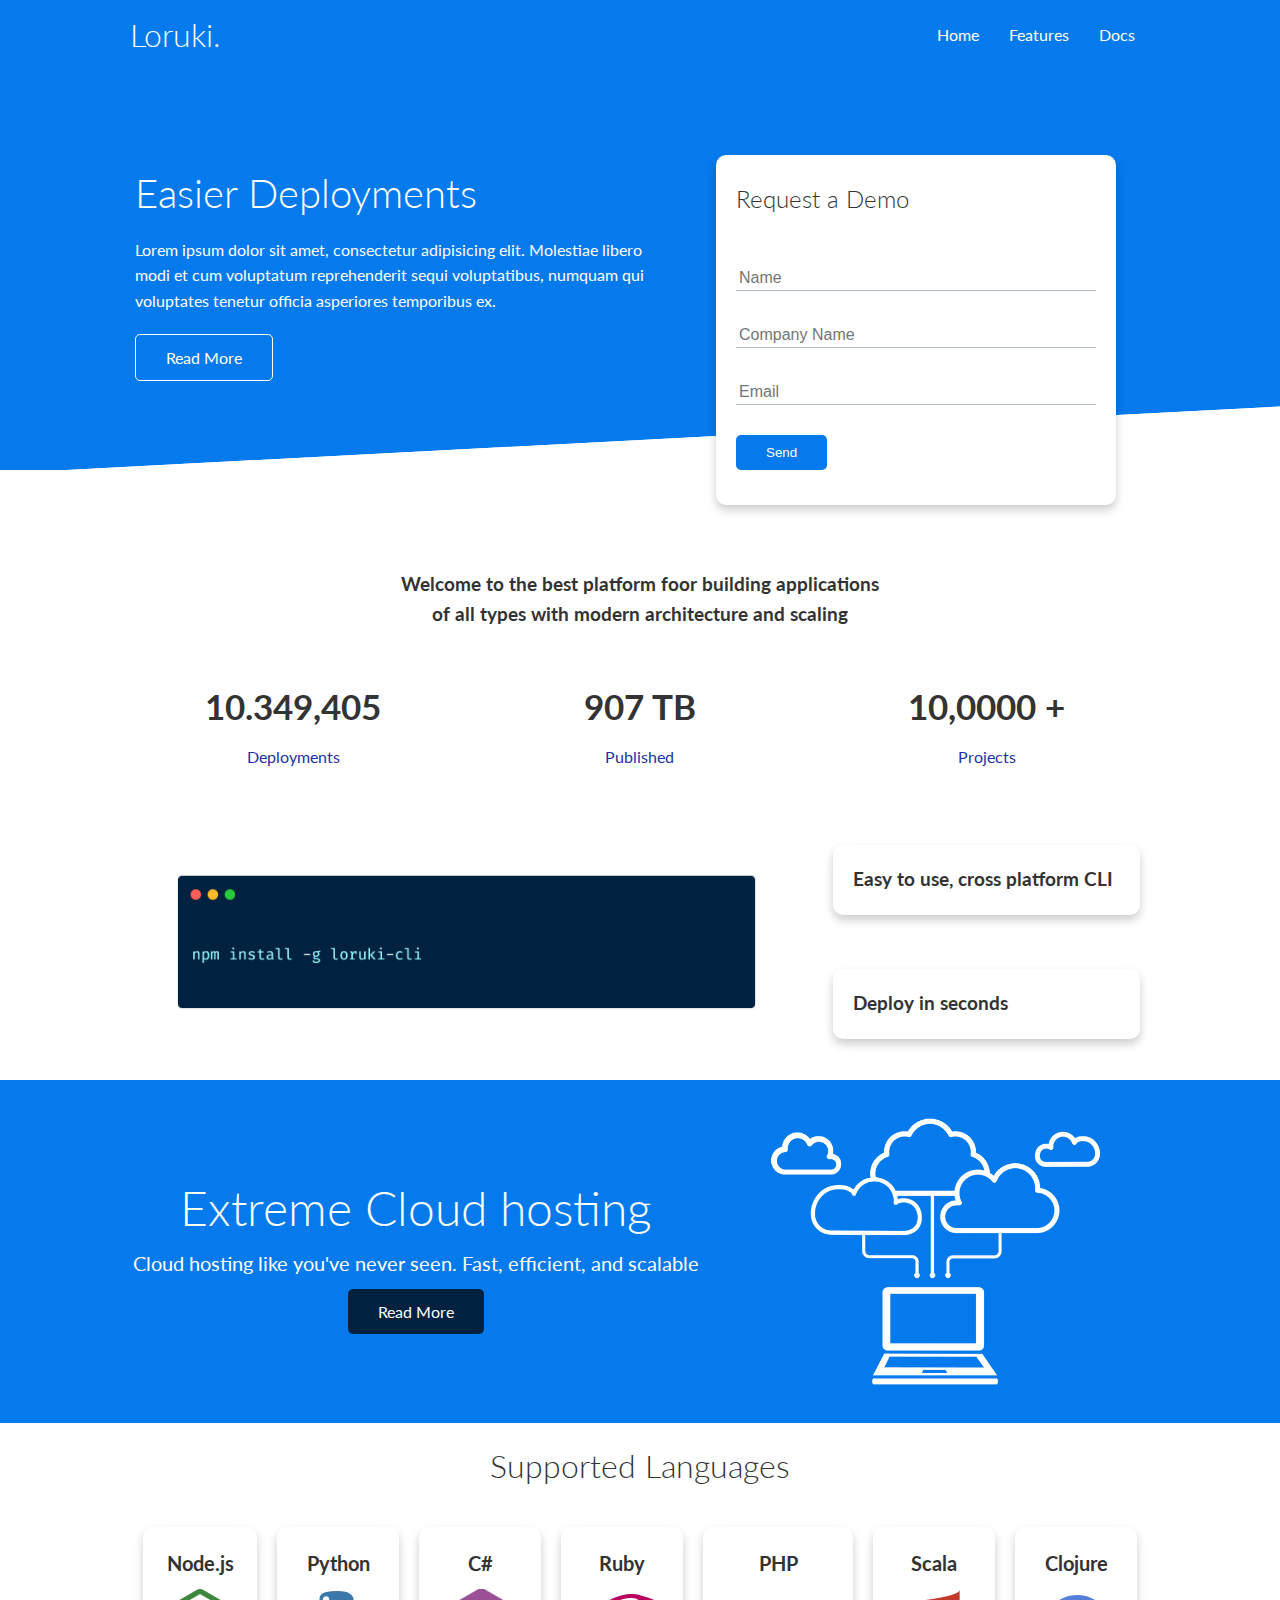
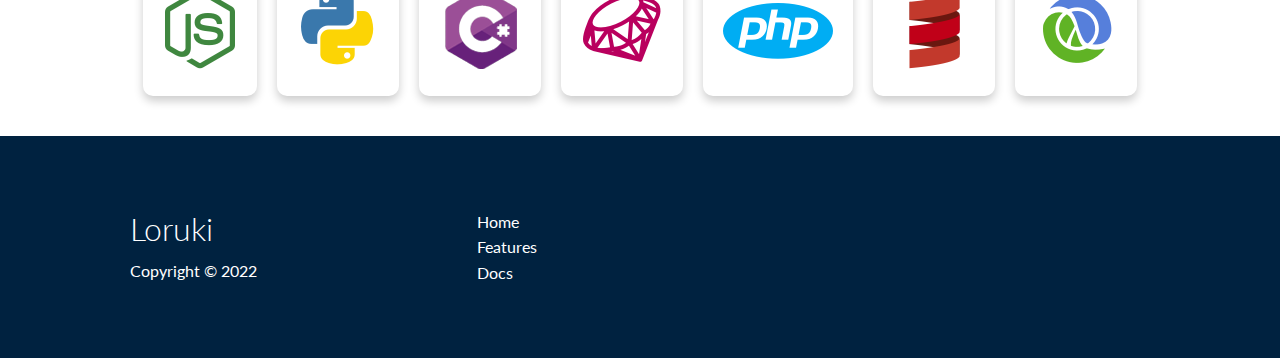
<file: index.html>
<!DOCTYPE html>
<html lang="en">
<head>
    <meta charset="UTF-8">
    <meta http-equiv="X-UA-Compatible" content="IE=edge">
    <meta name="viewport" content="width=device-width, initial-scale=1.0">
    <link rel="stylesheet" href="./css/style.css">
    <link rel="stylesheet" href="./css/utilities.css">
    <link rel="stylesheet" href="https://cdnjs.cloudflare.com/ajax/libs/font-awesome/6.2.0/css/all.min.css" integrity="sha512-xh6O/CkQoPOWDdYTDqeRdPCVd1SpvCA9XXcUnZS2FmJNp1coAFzvtCN9BmamE+4aHK8yyUHUSCcJHgXloTyT2A==" crossorigin="anonymous" referrerpolicy="no-referrer" />
    <title>Loruki | Cloud Hosting For Everyone</title>
</head>
<body>
    <!--NAVBAR-->
    <div class="navbar">
        <div class="container flex">
            <h1 class="logo">Loruki.</h1>
            <nav>
                <ul>
                    <li> <a href="index.html">Home</a></li>
                    <li> <a href="features.html">Features</a></li>
                    <li> <a href="docs.html">Docs</a></li>
                </ul>
            </nav>
        </div>
    </div>

    <!--SHOWCASE-->
    <section class="showcase">

        <div class="container grid">
            <div class="showcase-text">
                <h1>Easier Deployments</h1>
                <p>Lorem ipsum dolor sit amet, consectetur adipisicing elit. Molestiae libero modi et cum voluptatum reprehenderit sequi voluptatibus, numquam qui voluptates tenetur officia asperiores temporibus ex.</p>
                <a href="features.html" class="btn btn-outline">Read More</a>
            </div>
            <div class="showcase-form card">
                <h2>Request a Demo</h2>
                <form name="contact" method="POST" netlify-honeypot="bot-field" data-netlify="true">
                    <input type="hidden" name="form-name" value="contact">
                    <p class="hidden">
                        <label>
                          Don’t fill this out if you’re human: <input name="bot-field" />
                        </label>
                      </p>
                    <div class="form-control">
                        <input type="text" name="name" placeholder="Name" required>
                    </div>
                    <div class="form-control">
                        <input type="text" name="company" placeholder="Company Name" required>
                    </div>
                    <div class="form-control">
                        <input type="email" name="email" placeholder="Email" required>
                    </div>
                    <input type="submit" value="Send" class="btn btn-primary" >
                </form>
            </div>
        </div>
    </section>

    <!--STATS-->
    <section class="stats">
        <div class="container">
            <h3 class="stats-heading text-center my-1"> Welcome to the best platform foor building applications of all types with modern architecture and scaling</h3>

            <div class="grid grid-3 text-center my-4">
                <div>
                    <i class="fas fa-server fa-3x"></i>
                    <h3>10.349,405</h3>
                    <p class="text-secondary">Deployments</p>
                </div>
                <div><i class="fas fa-upload fa-3x"></i>
                    <h3>907 TB</h3>
                    <p class="text-secondary">Published</p></div>
                <div><i class="fas fa-project-diagram fa-3x"></i>
                    <h3>10,0000 + </h3>
                    <p class="text-secondary">Projects</p></div>
            </div>
        </div>
    </section>

    <!--CLI-->

    <section class="cli">
        <div class="container grid">
            <img src="images/cli.png" alt="">
            <div class="card">
                <h3>Easy to use, cross platform CLI</h3>
            </div>
            <div class="card">
                <h3>Deploy in seconds</h3>
            </div>
        </div>
    </section>

    <!--CLOUD-->
    <section class="cloud bg-primary my-2 py-2">
        <div class="container grid">
            <div class="text-center">
            <h2 class="lg">Extreme Cloud hosting</h2>
            <p class="lead my-1">Cloud hosting like you've never seen. Fast, efficient, and scalable</p>
            <a href="features.html" class="btn btn-dark">Read More</a>
        </div>
        <img src="images/cloud.png" alt="">
    </section>

    <!--LANGUAGES-->
    <section class="lang">
        <h2 class="md text-center my-2">
            Supported Languages</h2>
        <div class="container flex">
            <div class="card">
                <h4>Node.js</h4>
                <img src="images/logos/node.png" alt="">
            </div>
            <div class="card">
                <h4>Python</h4>
                <img src="images/logos/python.png" alt="">
            </div>
            <div class="card">
                <h4>C#</h4>
                <img src="images/logos/csharp.png" alt="">
            </div>
            <div class="card">
                <h4>Ruby</h4>
                <img src="images/logos/ruby.png" alt="">
            </div>
            <div class="card">
                <h4>PHP</h4>
                <img src="images/logos/php.png" alt="">
            </div>
            <div class="card">
                <h4>Scala</h4>
                <img src="images/logos/scala.png" alt="">
            </div>
            <div class="card">
                <h4>Clojure</h4>
                <img src="images/logos/clojure.png" alt="">
            </div>
        </div>
    </section>

    <!-- FOOTER -->

    <section class="footer bg-dark py-5">
        <div class="container grid grid-3">
            <div>
                <h1>Loruki </h1>
                <p>Copyright &copy; 2022</p>
            </div>
            <nav>
                <ul>
                    <li><a href="index.html">Home</a></li>
                    <li><a href="features.html">Features</a></li>
                    <li><a href="docs.html">Docs</a></li>
                </ul>
            </nav>
            <div class="social">
                <a href="#"><i class="fab fa-twitter fa-2x"></i></a>
                <a href="#"><i class="fab fa-facebook fa-2x"></i></a>
                <a href="#"><i class="fab fa-github fa-2x"></i></a>
                <a href="#"><i class="fab fa-instagram fa-2x"></i></a>
            </div>
        </div>

    </section>


</body>
</html>
</file>
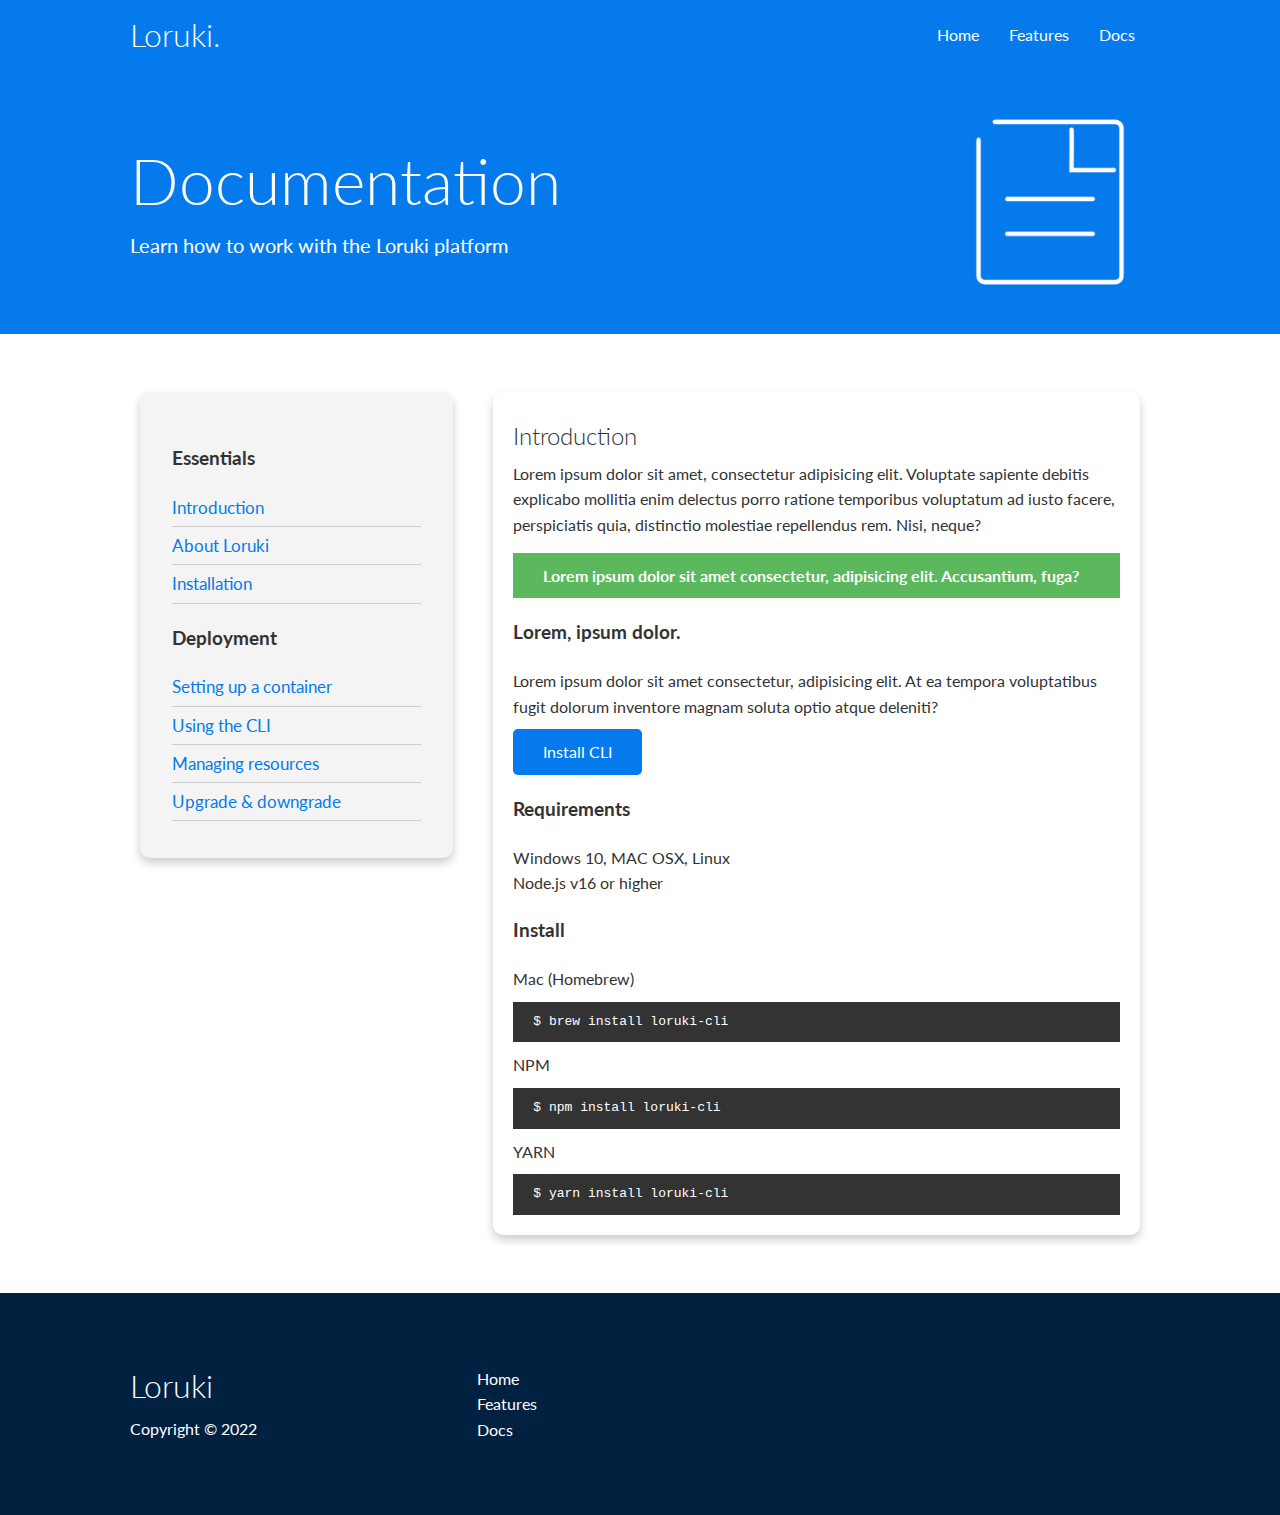
<file: docs.html>
<!DOCTYPE html>
<html lang="en">
<head>
    <meta charset="UTF-8">
    <meta http-equiv="X-UA-Compatible" content="IE=edge">
    <meta name="viewport" content="width=device-width, initial-scale=1.0">
    <link rel="stylesheet" href="./css/style.css">
    <link rel="stylesheet" href="./css/utilities.css">
    <link rel="stylesheet" href="https://cdnjs.cloudflare.com/ajax/libs/font-awesome/6.2.0/css/all.min.css" integrity="sha512-xh6O/CkQoPOWDdYTDqeRdPCVd1SpvCA9XXcUnZS2FmJNp1coAFzvtCN9BmamE+4aHK8yyUHUSCcJHgXloTyT2A==" crossorigin="anonymous" referrerpolicy="no-referrer" />
    <title>Loruki | Docs</title>
</head>
<body>
    <!--NAVBAR-->
    <div class="navbar">
        <div class="container flex">
            <h1 class="logo">Loruki.</h1>
            <nav>
                <ul>
                    <li> <a href="index.html">Home</a></li>
                    <li> <a href="features.html">Features</a></li>
                    <li> <a href="docs.html">Docs</a></li>
                </ul>
            </nav>
        </div>
    </div>


<!-- HEAD -->

<section class="docs-head bg-primary py-3">
    <div class="container grid">
        <div>
            <h1 class="xl">Documentation</h1>
            <p class="lead">Learn how to work with the Loruki platform
            </p>
        </div>
        <img src="images/docs.png" alt="">
    </div>

</section>

<!-- DOCS MAIN -->

<section class="docs-main my-4">
    <div class="container grid">
        <div class="card bg-light p-3">
            <h3 class="my-3">Essentials</h3>
            <nav>
                <ul>
                    <li><a href="#" class="text-primary">Introduction</a></li>
                    <li><a href="#" class="text-primary">About Loruki</a></li>
                    <li><a href="#" class="text-primary">Installation</a></li>
                </ul>
                <h3 class="my-3">Deployment</h3>
                <nav>
                    <ul>
                        <li><a href="#" class="text-primary">Setting up a container</a></li>
                        <li><a href="#" class="text-primary">Using the CLI </a></li>
                        <li><a href="#" class="text-primary">Managing resources</a></li>
                        <li><a href="#" class="text-primary">Upgrade & downgrade</a></li>
                    </ul>
            </nav>
        </div>
        <div class="card">
            <h2>Introduction</h2>
            <p>Lorem ipsum dolor sit amet, consectetur adipisicing elit. Voluptate sapiente debitis explicabo mollitia enim delectus porro ratione temporibus voluptatum ad iusto facere, perspiciatis quia, distinctio molestiae repellendus rem. Nisi, neque?</p>
            <div class="alert alert-success">
                <i class="fas fa-info"></i> Lorem ipsum dolor sit amet consectetur, adipisicing elit. Accusantium, fuga?
            </div>
            <h3>Lorem, ipsum dolor.</h3>
            <p>Lorem ipsum dolor sit amet consectetur, adipisicing elit. At ea tempora voluptatibus fugit dolorum inventore magnam soluta optio atque deleniti?</p>
            <a href="#" class="btn btn-primary"> Install CLI</a>

            <h3>Requirements</h3>
            <ul>
                <li>Windows 10, MAC OSX, Linux</li>
                <li>Node.js v16 or higher</li>
            </ul>
            <h3>Install</h3>
            <p>Mac (Homebrew)</p>
            <pre><code>$ brew install loruki-cli </code></pre>

            <p>NPM</p>
            <pre><code>$ npm install loruki-cli </code></pre>

            <p>YARN</p>
            <pre><code>$ yarn install loruki-cli </code></pre>


        </div>

    </div>
</section>

    <!-- FOOTER -->

    <section class="footer bg-dark py-5">
        <div class="container grid grid-3">
            <div>
                <h1>Loruki </h1>
                <p>Copyright &copy; 2022</p>
            </div>
            <nav>
                <ul>
                    <li><a href="index.html">Home</a></li>
                    <li><a href="features.html">Features</a></li>
                    <li><a href="docs.html">Docs</a></li>
                </ul>
            </nav>
            <div class="social">
                <a href="#"><i class="fab fa-twitter fa-2x"></i></a>
                <a href="#"><i class="fab fa-facebook fa-2x"></i></a>
                <a href="#"><i class="fab fa-github fa-2x"></i></a>
                <a href="#"><i class="fab fa-instagram fa-2x"></i></a>
            </div>
        </div>

    </section>


</body>
</html>
</file>
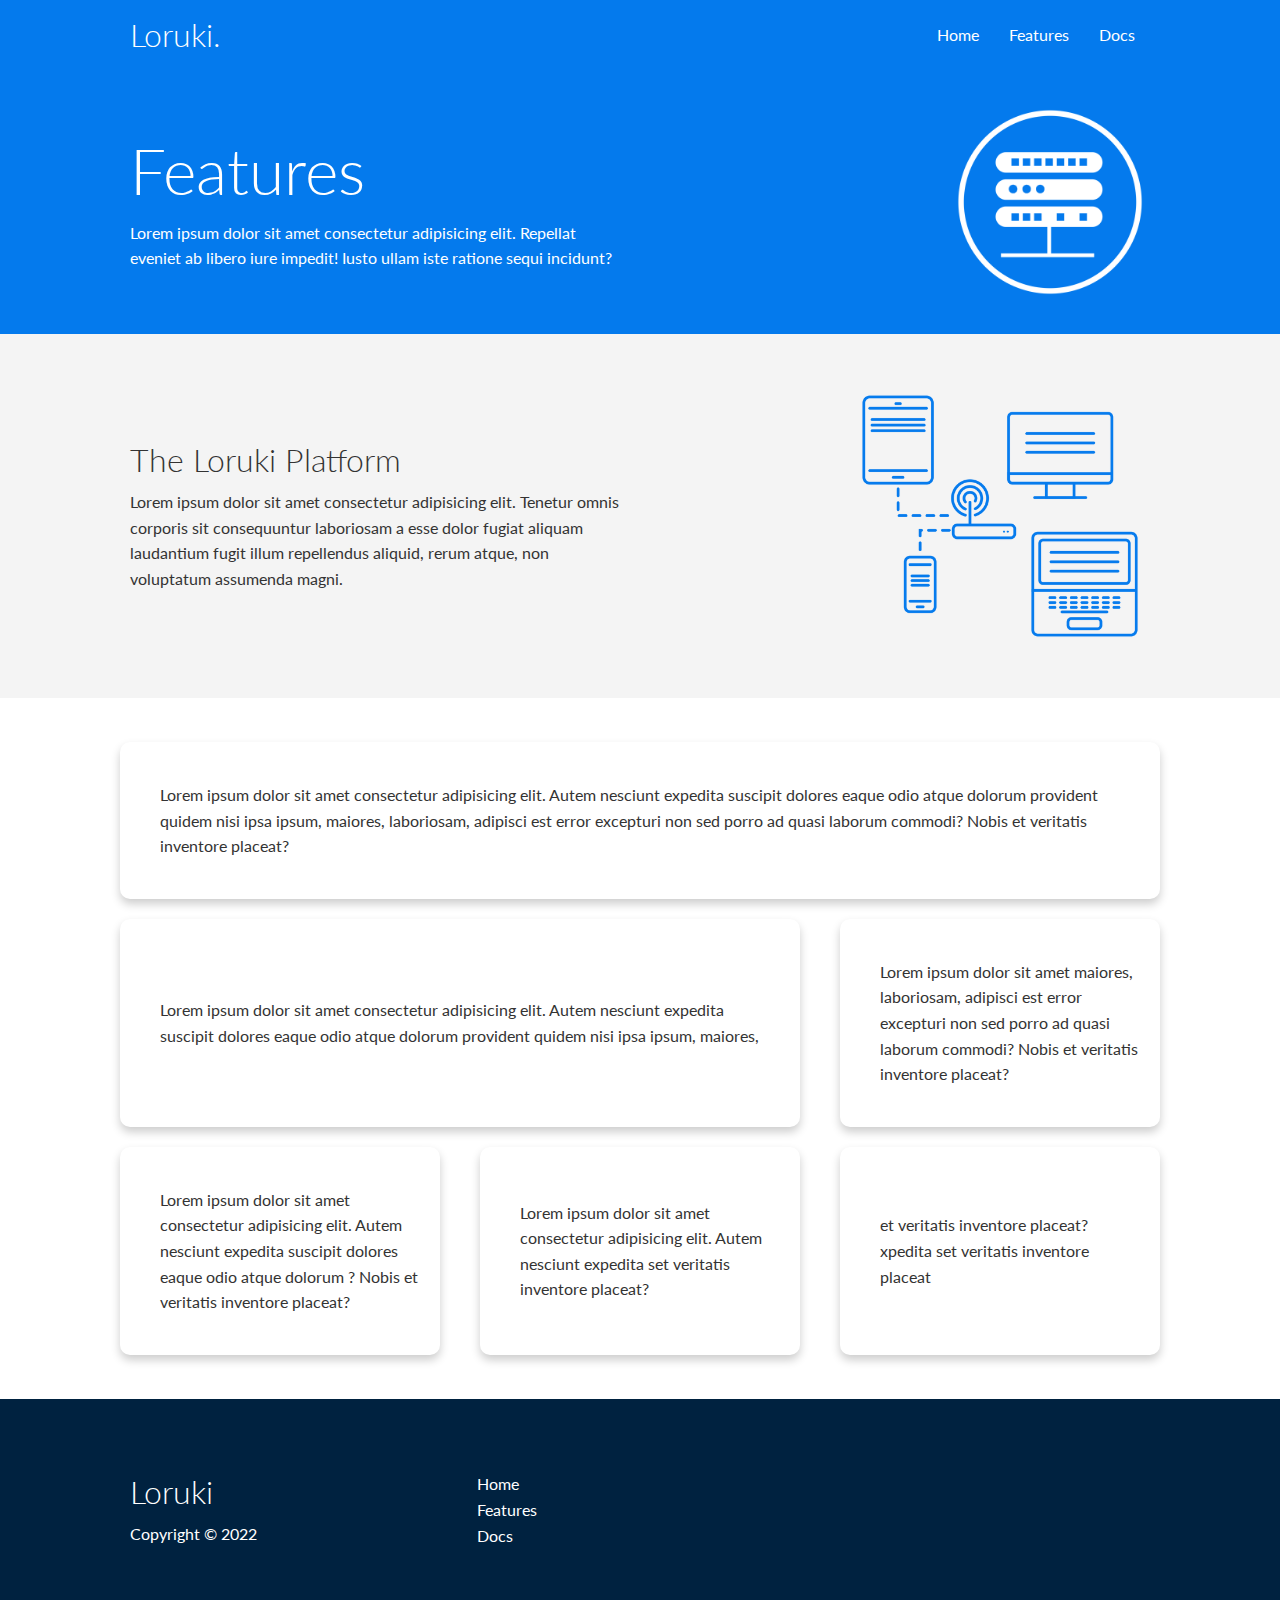
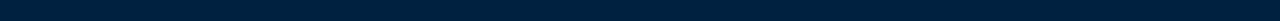
<file: features.html>
<!DOCTYPE html>
<html lang="en">
<head>
    <meta charset="UTF-8">
    <meta http-equiv="X-UA-Compatible" content="IE=edge">
    <meta name="viewport" content="width=device-width, initial-scale=1.0">
    <link rel="stylesheet" href="./css/style.css">
    <link rel="stylesheet" href="./css/utilities.css">
    <link rel="stylesheet" href="https://cdnjs.cloudflare.com/ajax/libs/font-awesome/6.2.0/css/all.min.css" integrity="sha512-xh6O/CkQoPOWDdYTDqeRdPCVd1SpvCA9XXcUnZS2FmJNp1coAFzvtCN9BmamE+4aHK8yyUHUSCcJHgXloTyT2A==" crossorigin="anonymous" referrerpolicy="no-referrer" />
    <title>Loruki | Features</title>
</head>
<body>
    <!--NAVBAR-->
    <div class="navbar">
        <div class="container flex">
            <h1 class="logo">Loruki.</h1>
            <nav>
                <ul>
                    <li> <a href="index.html">Home</a></li>
                    <li> <a href="features.html">Features</a></li>
                    <li> <a href="docs.html">Docs</a></li>
                </ul>
            </nav>
        </div>
    </div>


<!-- HEAD -->

<section class="features-head bg-primary py-3">
    <div class="container grid">
        <div>
            <h1 class="xl">Features</h1>
            <p>Lorem ipsum dolor sit amet consectetur adipisicing elit. Repellat eveniet ab libero iure impedit! Iusto ullam iste ratione sequi incidunt?
            </p>
        </div>
        <img src="images/server.png" alt="">
    </div>

</section>

<!-- SUBHEAD -->

<section class="features-sub-head bg-light py-3">
    <div class="container grid">
        <div>
            <h1 class="md">The Loruki Platform</h1>
            <p>Lorem ipsum dolor sit amet consectetur adipisicing elit. Tenetur omnis corporis sit consequuntur laboriosam a esse dolor fugiat aliquam laudantium fugit illum repellendus aliquid, rerum atque, non voluptatum assumenda magni.
            </p>
        </div>
        <img src="images/server2.png" alt="">
    </div>
</section>

<section class="features-main my-2">
    <div class="container grid grid-3">
    <div class="card flex">
        <i class="fas fa-server fa-3x"></i>
        <p>Lorem ipsum dolor sit amet consectetur adipisicing elit. Autem nesciunt expedita suscipit dolores eaque odio atque dolorum provident quidem nisi ipsa ipsum, maiores, laboriosam, adipisci est error excepturi non sed porro ad quasi laborum commodi? Nobis et veritatis inventore placeat?</p>
    </div>
    <div class="card flex">
        <i class="fas fa-power-off fa-3x"></i>
        <p>Lorem ipsum dolor sit amet consectetur adipisicing elit. Autem nesciunt expedita suscipit dolores eaque odio atque dolorum provident quidem nisi ipsa ipsum, maiores,</p>
    </div>
    <div class="card flex">
        <i class="fas fa-upload fa-3x"></i>
        <p>Lorem ipsum dolor sit amet maiores, laboriosam, adipisci est error excepturi non sed porro ad quasi laborum commodi? Nobis et veritatis inventore placeat?</p>
    </div>
    <div class="card flex">
        <i class="fas fa-file-archive fa-3x"></i>
        <p>Lorem ipsum dolor sit amet consectetur adipisicing elit. Autem nesciunt expedita suscipit dolores eaque odio atque dolorum ? Nobis et veritatis inventore placeat?</p>
    </div>
    <div class="card flex">
        <i class="fas fa-database fa-3x"></i>
        <p>Lorem ipsum dolor sit amet consectetur adipisicing elit. Autem nesciunt expedita set veritatis inventore placeat?</p>
    </div>
    <div class="card flex">
        <i class="fas fa-search fa-3x"></i>
        <p>et veritatis inventore placeat? xpedita set veritatis inventore placeat </p>
    </div>
</div>
</section>

    <!-- FOOTER -->

    <section class="footer bg-dark py-5">
        <div class="container grid grid-3">
            <div>
                <h1>Loruki </h1>
                <p>Copyright &copy; 2022</p>
            </div>
            <nav>
                <ul>
                    <li><a href="index.html">Home</a></li>
                    <li><a href="features.html">Features</a></li>
                    <li><a href="docs.html">Docs</a></li>
                </ul>
            </nav>

            <div class="social">
                <a href="#"><i class="fab fa-twitter fa-2x"></i></a>
                <a href="#"><i class="fab fa-facebook fa-2x"></i></a>
                <a href="#"><i class="fab fa-github fa-2x"></i></a>
                <a href="#"><i class="fab fa-instagram fa-2x"></i></a>
            </div>
        </div>

    </section>


</body>
</html>
</file>
<file: css/style.css>
@import url('https://fonts.googleapis.com/css2?family=Lato:wght@300&family=Open+Sans:ital,wght@0,300;0,400;0,500;0,600;0,700;1,300;1,400;1,500;1,600&display=swap');

:root{
    --primary-color: #047aed;
    --secondary-color: #1c31a8;
    --dark-color: #002240;
    --light-color: #f4f4f4;
    --success-color: #5cb85c;
    --error-color: #d9534f;
}

*{
    box-sizing: border-box;
    margin: 0;
    padding: 0;
}

body{
    font-family: 'Lato',sans-serif ;
    color: #333;
    line-height: 1.6;
}

.hidden{
    visibility: hidden;
    height: 0;
}
/* NAVBAR */

ul{
    list-style-type: none;
}

a{
    text-decoration: none;
    color: #333;
}

h1, h2{
    font-weight: 300;
    line-height: 1.2;
    margin: 10px 0;
}

p {
    margin: 10px 0;
}

img {
    width: 100%;
}

code, pre{
    background: #333;
    color: #fff;
    padding: 10px;
}

.navbar{
    background-color: var(--primary-color);
    color: #fff;
    height: 70px;
}
.navbar ul{
    display: flex;
}

.navbar a{
    padding: 10px;
    margin: 0 5px;
    color: #fff;
}

.navbar .flex{
justify-content: space-between;
}

.navbar a:hover{
    border-bottom: 2px #fff solid;
}

/* SHOWCASE */
.showcase{
    height: 400px;
    background-color: var(--primary-color);
    color: #fff;
    position: relative;
}

.showcase h1{
    font-size: 40px;
}

.showcase p{
    margin: 20px 0;
}

.showcase .grid{
    grid-template-columns: 55% 45%;
    gap: 30px;
    overflow: visible;
}
.showcase-text{
    padding: 0px 0px 0px 20px;
    animation: slideInFromLeft 1s ease-in;
}
.showcase-form{
    position: relative;
    top: 60px;
    height: 350px;
    width: 400px;
    padding: 40px;
    z-index: 100;
    animation: slideInFromRight 1s ease-in;
}

.showcase-form .form-control{
    margin: 30px 0;

}

.showcase-form input[type='text'],
.showcase-form input[type='email']{
    border: 0;
    border-bottom: 1px #b4becb solid;
    width: 100%;
    padding: 3px;
    font-size: 16px;
}

.showcase-form input:focus{
    outline: none;
}

.showcase::before, .showcase::after {
    content: '';
    position:absolute;
    height: 100px;
    bottom: -70px;
    right: 0;
    left: 0;
    background-color: #fff;
    transform: skewY(-3deg);
    -webkit-transform:  skewY(-3deg);
    -moz-transform: skewY(-3deg);
    -ms-transform: skewY(-3deg);
}

/* STATS */

.stats{
    padding-top: 100px;
    animation: slideInFromBottom 1s ease-in;
}

.stats-heading{
    max-width: 500px;
    margin: auto;
}

.stats .grid h3{
    font-size: 35px ;
}

 .stats-grid .grid p{
    font-size: 20px;
    font-weight: bold;
}

/* CLI */

.cli .grid{
    grid-template-columns: repeat(3, 1fr) ;
    grid-template-rows: repeat(2, 1fr);
}

.cli .grid > *:first-child{
    grid-column: 1 /span 2;
    grid-row: 1 / span 2;
}

/* CLOUD */

.cloud .grid{
    grid-template-columns: 4fr 3fr;
    justify-content: end;
}

/* LANGUAGES */

.lang .flex{
    flex-wrap: wrap;

}

.lang .card{
    text-align: center;
    margin: 18px 10px 40px;
    transition: transform 0.2s ease-in;
}

.lang .card h4{
    font-size: 20px;
    margin-bottom: 10px;
}

.lang .card:hover{
    transform: translateY(-15px);
}



/* FEATURES */

.features-head img{
    width: 200px;
    justify-self: flex-end;
}

/* SUBHEAD */
.features-sub-head img{
    width: 300px;
    justify-self: flex-end;
}


/* FEATURES MAIN */

.features-main .card > i{
    margin-right: 20px;
}

.features-main .grid{
    padding: 20px;
}


.features-main .card:nth-of-type(1) {
    grid-column: 1 / span 3;
}

.features-main .card:nth-of-type(2) {
    grid-column: 1 / span 2;
}


/* DOCS */

.docs-head img{
    width: 200px;
    justify-self: flex-end;
}

.docs-main h3{
    margin: 20px 0;
}

.docs-main .grid{
    grid-template-columns: 1fr 2fr;
    align-items: flex-start;
}

.docs-main nav li{
    font-size: 17px;
    padding-bottom: 5px;
    margin-bottom: 5px;
    border-bottom: 1px solid #ccc;
}

.docs-main a:hover{
    font-weight: bold;
}

/* FOOTER */

.footer .social a{
    margin-right: 20px;
}



/* Animations */

@keyframes slideInFromLeft{
    0%{
        transform: translateX(-100%);
    }
    100%{
        transform: translateX(0);
    }
}
@keyframes slideInFromRight{
    0%{
        transform: translateX(100%);
    }
    100%{
        transform: translateX(0);
    }
}
@keyframes slideInFromLTop{
    0%{
        transform: translateY(-100%);
    }
    100%{
        transform: translateX(0);
    }
}
@keyframes slideInFromBottom{
    0%{
        transform: translateY(100%);
    }
    100%{
        transform: translateX(0);
    }
}





/* MEDIA QUERIES */

/* tables and unders */
@media (max-width: 768px){
    .grid,
    .showcase .grid,
    .stats .grid,
    .cli .grid,
    .cloud .grid,
    .features-main .grid,
    .features-main .grid .grid-3,
    .docs-main .grid{
        grid-template-columns: 1fr;
        grid-template-rows: 1fr;
    }
    .features-head .grid,
    .features-sub-head .grid,
    .docs-head .grid {
        grid-template-columns: 1fr;
        text-align: center;
    }

    .features-head img,
    .features-sub-head img,
    .docs-head img{
        justify-self: center;
    }

    .features-main .grid >*:first-child,
    .features-main .grid >*:nth-child(2){
        grid-column: 1;
    }

    .docs-head h1,
    .features-head h1{
        font-size: 40px;
    }

    .showcase{
        height: auto;
    }
    .showcase-text{
        text-align: center;
        margin-top: 40px;
        animation: slideInFromLeft 1s ease-in;

    }
    .showcase-form{
        justify-self: center;
        margin: auto;
        animation: slideInFromBottom 1s ease-in;
    }

    .cli .grid > *:first-child{
        grid-column: 1;
        grid-row: 1;
    }

}


/* Mobile */
@media (max-width: 500px){
    .navbar{
        height: 110px;
    }

    .navbar .flex{
        flex-direction: column;
        
    }
    .navbar ul{
        padding: 10px;
        background-color: rgba(0, 0, 0, 0.1);
    }

}
</file>
<file: css/utilities.css>
/* UTILITIES */


.container {
    max-width: 1100px;
    margin: 0 auto;
    overflow: auto;
    padding: 0 40px;}

.flex{
    display: flex;
    justify-content: center;
    align-items: center;
    height: 100%;
}

.grid{
    display: grid;
    grid-template-columns: repeat(2, 1fr);
    gap: 20px;
    justify-content: center;
    align-items: center;
    height: 100%;
    position: relative;
}
.grid-3{
    grid-template-columns: repeat(3, 1fr);
}

.card{
    background-color: #fff;
    color: #333;
    border-radius: 10px;
    box-shadow: 0 5px 10px rgba(0, 0, 0, 0.2) ;
    padding: 20px;
    margin: 10px;
}

.btn{
    display: inline-block;
    padding: 10px 30px;
    cursor: pointer;
    background-color: var(--primary-color);
    color: #fff;
    border: none;
    border-radius: 5px;
}

/* backgrounds and color buttons */

.bg-primary, 
.btn-primary{
    background-color: var(--primary-color);
    color: #fff;
}
.bg-secondary, 
.btn-secondary{
    background-color: var(--secondary-color);
    color: #fff;
}
.bg-dark, 
.btn-dark{
    background-color: var(--dark-color);
    color: #fff;
}
.bg-light, 
.btn-light{
    background-color: var(--light-color);
    color: #333;
}

.bg-primary a, 
.btn-primary a, 
.bg-secondary a, 
.btn-secondary a,
.bg-dark a,
.btn-dark a{
    color: #fff;
}

/* text colors */
.text-primary{
    color: var(--primary-color);
}
.text-secondary{
    color: var(--secondary-color);
}

.text-dark{
    color: var(--dark-color);
}
.text-light{
    color: var(--light-color);
}

.btn-outline{
    background-color: transparent;
    border: 1px #fff solid;

}

.btn:hover{
    transform: scale(0.96);
}


/* text sizes */
.text-center{
    text-align: center;
}

.lead{
    font-size: 20px;
}

.sm{
    font-size: 1rem;
}
.md{
    font-size: 2rem;
}
.lg{
    font-size: 3rem;
}
.xl{
    font-size: 4rem;
}

/* ALERT */

.alert{
    background-color: var(--light-color);
    padding: 10px 20px;
    font-weight: bold;
    margin: 15px 0;

}

.alert i{
    margin-right: 10px;
}

.alert-success {
 background-color: var(--success-color);
 color: #fff;
}

.alert-error{
    background-color: var(--error-color);
    color: #fff;
}


/* MARGINS */
.py-1{
    margin: 1rem 0;
}

.my-2{
    margin: 1.5rem 0;
}

.my-3{
    margin: 2rem 0;
}

.my-4{
    margin: 3rem 0;
}

.my-5{
    margin: 4rem 0;
}
.m-1{
    margin: 1rem;
}

.m-2{
    margin: 1.5rem;
}

.m-3{
    margin: 2rem;
}

.m-4{
    margin: 3rem;
}

.m-5{
    margin: 4rem;
}

/* PADDINGS */
.py-1{
    padding: 1rem 0;
}

.py-2{
    padding: 1.5rem 0;
}

.py-3{
    padding: 2rem 0;
}

.py-4{
    padding: 3rem 0;
}

.py-5{
    padding: 4rem 0;
}
.p-1{
    padding: 1rem;
}

.p-2{
    padding: 1.5rem;
}

.p-3{
    padding: 2rem;
}

.p-4{
    padding: 3rem;
}

.p-5{
    padding: 4rem;
}
</file>
